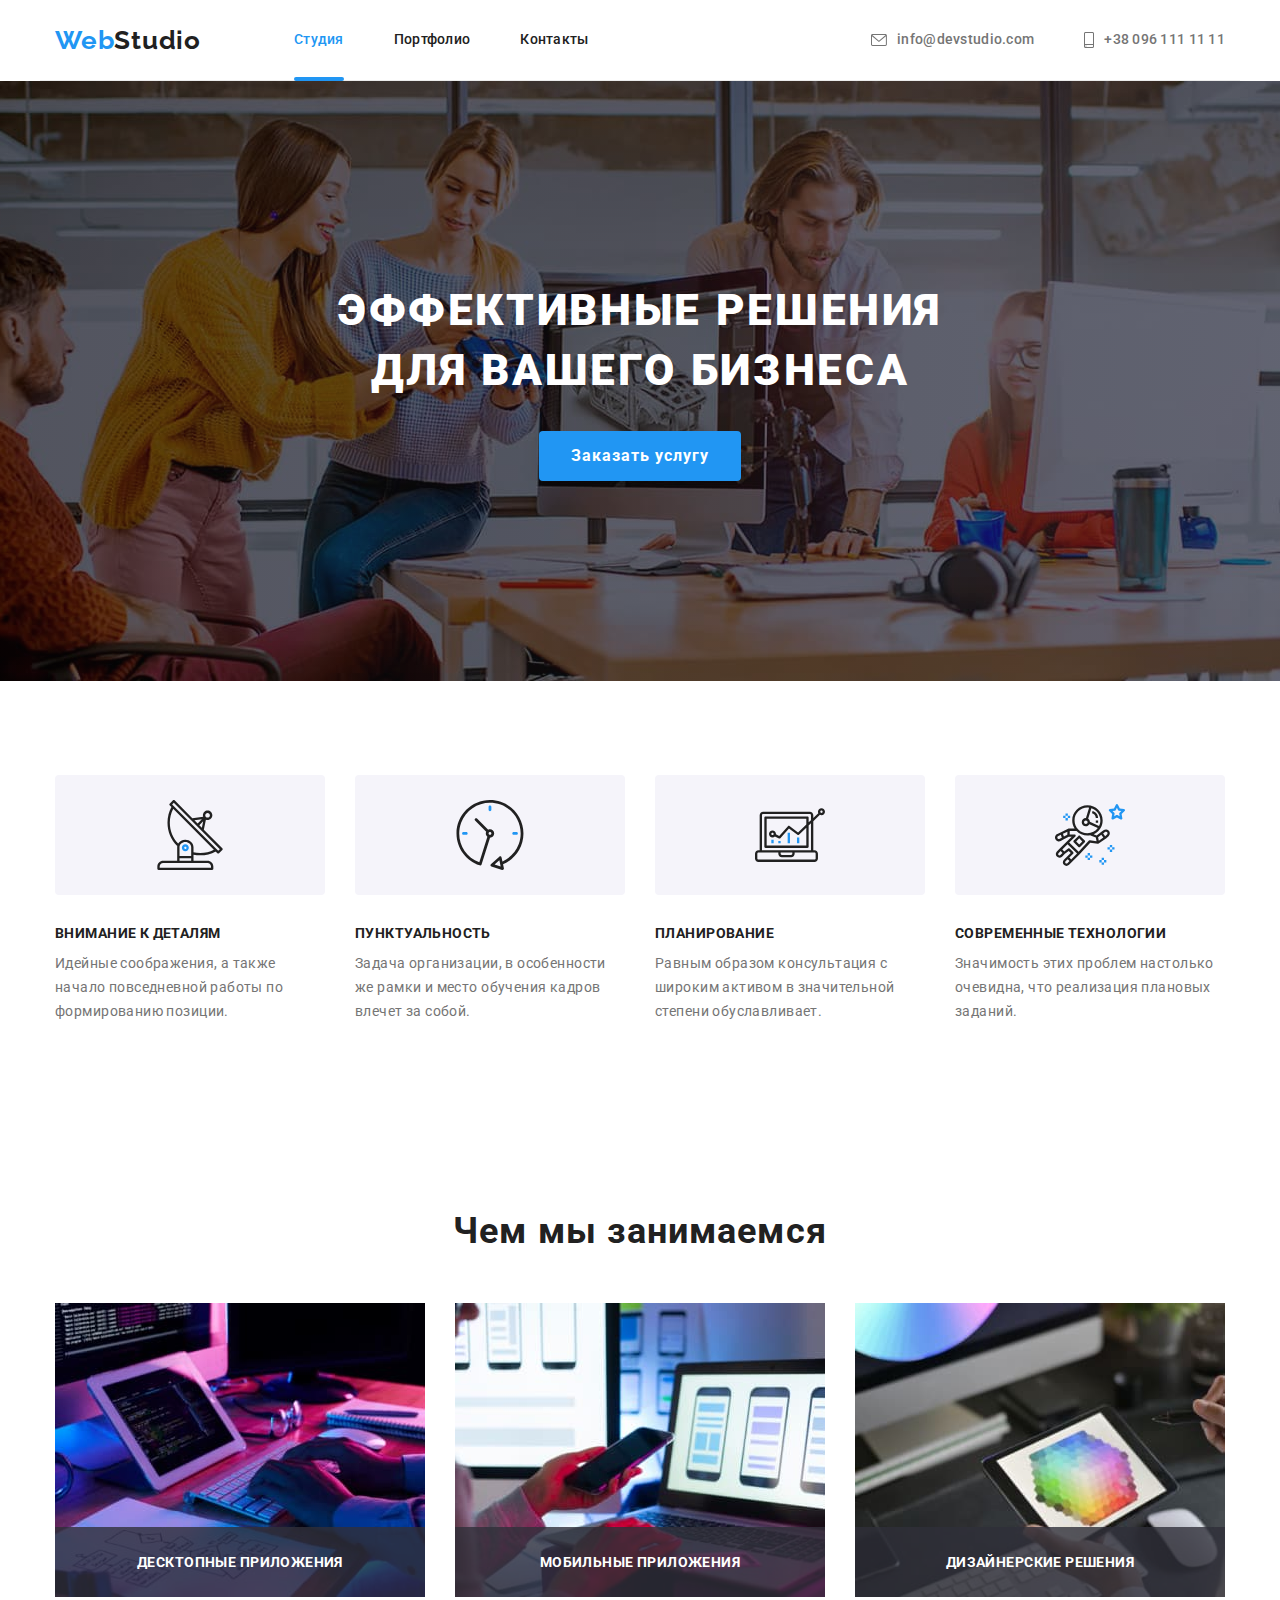
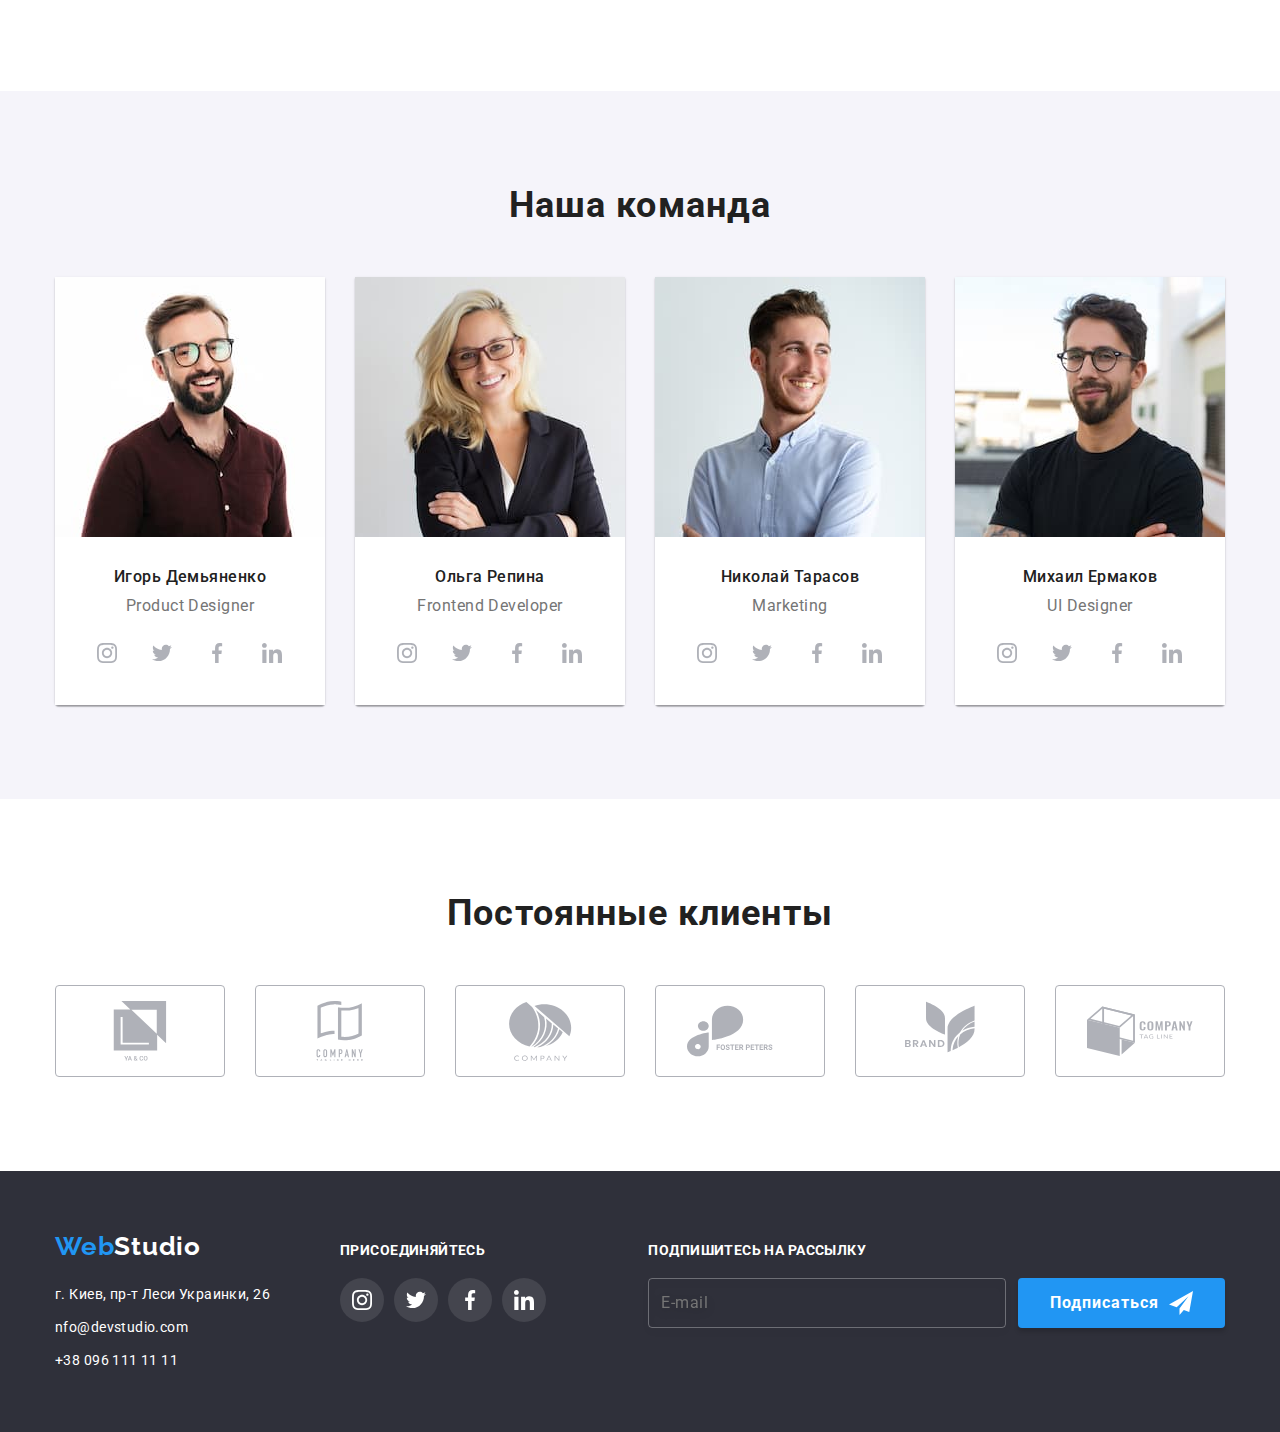
<file: index.html>
<!DOCTYPE html>
<html lang="ru">
  <head>
    <meta charset="UTF-8" />
    <meta http-equiv="X-UA-Compatible" content="IE=edge" />
    <meta name="viewport" content="width=device-width, initial-scale=1.0" />
    <title>Document</title>
    <link
      href="https://fonts.googleapis.com/css2?family=Raleway:wght@700&family=Roboto:wght@400;500;700;900&display=swap"
      rel="stylesheet"
    />
    <link
      rel="stylesheet"
      href="https://cdnjs.cloudflare.com/ajax/libs/modern-normalize/1.1.0/modern-normalize.min.css"
    />
    <link rel="stylesheet" href="./css/main.min.css" />
  </head>
  <body>
    <!--Шапка сайта-->

    <header class="page-header">
      <div class="container page-header__container">
        <a class="logo" href="index.html">Web<span class="logo--black">Studio</span></a>

        <nav class="site-nav">
          <ul class="site-nav__list">
            <li class="site-nav__item">
              <a class="site-nav__link site-nav__link--current" href="./index.html">Студия</a>
            </li>

            <li class="site-nav__item">
              <a class="site-nav__link" href="./portfolio.html">Портфолио</a>
            </li>

            <li class="site-nav__item"><a class="site-nav__link" href="">Контакты</a></li>
          </ul>
        </nav>

        <ul class="contact">
          <li class="contact__item">
            <a class="contact__link" href="mailto:nfo@devstudio.com"
              ><svg class="contact__icon" width="16" height="12">
                <use href="./imeges/icon.svg#icon-mail"></use>
              </svg>
              info@devstudio.com</a
            >
          </li>
          <li class="contact__item">
            <a class="contact__link" href="tel:380961111111"
              ><svg class="contact__icon" width="10" height="16">
                <use href="./imeges/icon.svg#icon-phone"></use>
              </svg>
              +38 096 111 11 11</a
            >
          </li>
        </ul>
      </div>
    </header>

    <main>
      <!--Герой-->
      <section class="page-hero">
        <div class="container">
          <h1 class="page-hero__title">Эффективные решения для вашего бизнеса</h1>
          <button data-modal-open type="button" class="button">Заказать услугу</button>
        </div>
      </section>
      <!--Наши особенности-->
      <section class="page-feature">
        <h2 class="section__hidden-title">Наши особенности</h2>
        <div class="container">
          <ul class="page-feature__list">
            <li class="page-feature__item">
              <div class="page-feature__container">
                <svg class="page-feature__icon" width="70" height="70">
                  <use href="./imeges/icon.svg#icon-antenna"></use>
                </svg>
              </div>
              <h3 class="page-feature__label">Внимание к деталям</h3>
              <p class="page-feature__text">
                Идейные соображения, а также начало повседневной работы по формированию позиции.
              </p>
            </li>

            <li class="page-feature__item">
              <div class="page-feature__container">
                <svg class="page-feature__icon" width="70" height="70">
                  <use href="./imeges/icon.svg#icon-clock"></use>
                </svg>
              </div>
              <h3 class="page-feature__label">Пунктуальность</h3>
              <p class="page-feature__text">
                Задача организации, в особенности же рамки и место обучения кадров влечет за собой.
              </p>
            </li>

            <li class="page-feature__item">
              <div class="page-feature__container">
                <svg class="page-feature__icon" width="70" height="70">
                  <use href="./imeges/icon.svg#icon-diagram"></use>
                </svg>
              </div>
              <h3 class="page-feature__label">Планирование</h3>
              <p class="page-feature__text">
                Равным образом консультация с широким активом в значительной степени обуславливает.
              </p>
            </li>

            <li class="page-feature__item">
              <div class="page-feature__container">
                <svg class="page-feature__icon" width="70" height="70">
                  <use href="./imeges/icon.svg#icon-astronaut"></use>
                </svg>
              </div>
              <h3 class="page-feature__label">Современные технологии</h3>
              <p class="page-feature__text">
                Значимость этих проблем настолько очевидна, что реализация плановых заданий.
              </p>
            </li>
          </ul>
        </div>
      </section>
      <!--Чем мы занимаемся-->
      <section class="page-work">
        <div class="container">
          <h2 class="section-title">Чем мы занимаемся</h2>
          <ul class="page-work__list">
            <li class="page-work__item">
              <div class="page-work__thumb">
                <img
                  src="./imeges/box1.jpg"
                  alt="Разработка веб сайта на экране планшета"
                  width="370"
                  height="294"
                />
                <p class="page-work__label">Десктопные приложения</p>
              </div>
            </li>

            <li class="page-work__item">
              <div class="page-work__thumb">
                <img
                  src="./imeges/box2.jpg"
                  alt="Мщбильный телефоны на экране ноутбука"
                  width="370"
                  height="294"
                />
                <p class="page-work__label">Мобильные приложения</p>
              </div>
            </li>

            <li class="page-work__item">
              <div class="page-work__thumb">
                <img
                  src="./imeges/box3.jpg"
                  alt="Веб-дизайн на экране планшета"
                  width="370"
                  height="294"
                />
                <p class="page-work__label">Дизайнерские решения</p>
              </div>
            </li>
          </ul>
        </div>
      </section>
      <!--Наша команда-->
      <section class="page-team">
        <div class="container">
          <h2 class="section-title">Наша команда</h2>

          <ul class="page-team__list">
            <li class="page-team__item">
              <img src="./imeges/img.jpg" alt="Product Designer" width="270" height="260" />
              <div class="page-team__content">
                <h3 class="page-team__title">Игорь Демьяненко</h3>
                <p class="page-team__specialty">Product Designer</p>
                <ul class="social-list">
                  <li class="social-list__item">
                    <a class="social-list__link" href=""
                      ><svg class="social-list__icon" width="20" height="20">
                        <use href="./imeges/icon.svg#icon-instagram"></use>
                      </svg>
                    </a>
                  </li>
                  <li class="social-list__item">
                    <a href="" class="social-list__link"
                      ><svg class="social-list__icon" width="20" height="20">
                        <use href="./imeges/icon.svg#icon-twitter"></use>
                      </svg>
                    </a>
                  </li>
                  <li class="social-list__item">
                    <a href="" class="social-list__link"
                      ><svg class="social-list__icon" width="20" height="20">
                        <use href="./imeges/icon.svg#icon-facebook"></use>
                      </svg>
                    </a>
                  </li>
                  <li class="social-list__item">
                    <a href="" class="social-list__link"
                      ><svg class="social-list__icon" width="20" height="20">
                        <use href="./imeges/icon.svg#icon-linkedin"></use>
                      </svg>
                    </a>
                  </li>
                </ul>
              </div>
            </li>

            <li class="page-team__item">
              <img src="./imeges/img(1).jpg" alt="Frontend Developer" />
              <div class="page-team__content">
                <h3 class="page-team__title">Ольга Репина</h3>
                <p class="page-team__specialty">Frontend Developer</p>
                <ul class="social-list">
                  <li class="social-list__item">
                    <a class="social-list__link" href=""
                      ><svg class="social-list__icon" width="20" height="20">
                        <use href="./imeges/icon.svg#icon-instagram"></use>
                      </svg>
                    </a>
                  </li>
                  <li class="social-list__item">
                    <a href="" class="social-list__link"
                      ><svg class="social-list__icon" width="20" height="20">
                        <use href="./imeges/icon.svg#icon-twitter"></use>
                      </svg>
                    </a>
                  </li>
                  <li class="item social-list__item">
                    <a href="" class="social-list__link"
                      ><svg class="social-list__icon" width="20" height="20">
                        <use href="./imeges/icon.svg#icon-facebook"></use>
                      </svg>
                    </a>
                  </li>
                  <li class="item social-list__item">
                    <a href="" class="social-list__link"
                      ><svg class="social-list__icon" width="20" height="20">
                        <use href="./imeges/icon.svg#icon-linkedin"></use>
                      </svg>
                    </a>
                  </li>
                </ul>
              </div>
            </li>

            <li class="page-team__item">
              <img src="./imeges/img(2).jpg" alt="Marketing" />
              <div class="page-team__content">
                <h3 class="page-team__title">Николай Тарасов</h3>
                <p class="page-team__specialty">Marketing</p>
                <ul class="social-list">
                  <li class="social-list__item">
                    <a class="social-list__link" href=""
                      ><svg class="social-list__icon" width="20" height="20">
                        <use href="./imeges/icon.svg#icon-instagram"></use>
                      </svg>
                    </a>
                  </li>
                  <li class="social-list__item">
                    <a href="" class="social-list__link"
                      ><svg class="social-list__icon" width="20" height="20">
                        <use href="./imeges/icon.svg#icon-twitter"></use>
                      </svg>
                    </a>
                  </li>
                  <li class="social-list__item">
                    <a href="" class="social-list__link"
                      ><svg class="social-list__icon" width="20" height="20">
                        <use href="./imeges/icon.svg#icon-facebook"></use>
                      </svg>
                    </a>
                  </li>
                  <li class="social-list__item">
                    <a href="" class="social-list__link"
                      ><svg class="social-list__icon" width="20" height="20">
                        <use href="./imeges/icon.svg#icon-linkedin"></use>
                      </svg>
                    </a>
                  </li>
                </ul>
              </div>
            </li>

            <li class="page-team__item">
              <img src="./imeges/img(3).jpg" alt="UI Designer" />
              <div class="page-team__content">
                <h3 class="page-team__title">Михаил Ермаков</h3>
                <p class="page-team__specialty">UI Designer</p>
                <ul class="social-list">
                  <li class="social-list__item">
                    <a class="social-list__link" href=""
                      ><svg class="social-list__icon" width="20" height="20">
                        <use href="./imeges/icon.svg#icon-instagram"></use>
                      </svg>
                    </a>
                  </li>
                  <li class="social-list__item">
                    <a href="" class="social-list__link"
                      ><svg class="social-list__icon" width="20" height="20">
                        <use href="./imeges/icon.svg#icon-twitter"></use>
                      </svg>
                    </a>
                  </li>
                  <li class="social-list__item">
                    <a href="" class="social-list__link"
                      ><svg class="social-list__icon" width="20" height="20">
                        <use href="./imeges/icon.svg#icon-facebook"></use>
                      </svg>
                    </a>
                  </li>
                  <li class="social-list__item">
                    <a href="" class="social-list__link"
                      ><svg class="social-list__icon" width="20" height="20">
                        <use href="./imeges/icon.svg#icon-linkedin"></use>
                      </svg>
                    </a>
                  </li>
                </ul>
              </div>
            </li>
          </ul>
        </div>
      </section>
      <!-- page-clients -->
      <section class="page-client">
        <div class="container">
          <h2 class="section-title">Постоянные клиенты</h2>
          <ul class="page-client__list">
            <li class="page-client__item">
              <a href="" class="page-client__link">
                <svg class="page-client__icon" width="106" height="60">
                  <use href="./imeges/icon.svg#icon-group"></use>
                </svg>
              </a>
            </li>
            <li class="page-client__item">
              <a href="" class="page-client__link">
                <svg class="page-client__icon" width="106" height="60">
                  <use href="./imeges/icon.svg#icon-group-1"></use>
                </svg>
              </a>
            </li>
            <li class="page-client__item">
              <a href="" class="page-client__link">
                <svg class="page-client__icon" width="106" height="60">
                  <use href="./imeges/icon.svg#icon-group-2"></use>
                </svg>
              </a>
            </li>
            <li class="page-client__item">
              <a href="" class="page-client__link">
                <svg class="page-client__icon" width="106" height="60">
                  <use href="./imeges/icon.svg#icon-group-3"></use>
                </svg>
              </a>
            </li>
            <li class="page-client__item">
              <a href="" class="page-client__link">
                <svg class="page-client__icon" width="106" height="60">
                  <use href="./imeges/icon.svg#icon-group-4"></use>
                </svg>
              </a>
            </li>
            <li class="page-client__item">
              <a href="" class="page-client__link">
                <svg class="page-client__icon" width="106" height="60">
                  <use href="./imeges/icon.svg#icon-group-5"></use>
                </svg>
              </a>
            </li>
          </ul>
        </div>
      </section>
    </main>

    <!--Футер-->
    <footer class="footer">
      <div class="container footer-container">
        <div class="footer-item">
          <a href="index.html" class="logo footer-logo">
            Web<span class="logo--white">Studio</span></a
          >

          <address class="address">
            <ul class="address__list">
              <li class="address__item">
                <a
                  href="https://googl/maps/vgJWgrSwiw7rU1Lq5"
                  target="_blank"
                  rel="noreferrer noopener"
                  class="address__link"
                >
                  г. Киев, пр-т Леси Украинки, 26
                </a>
              </li>

              <li class="address__item">
                <a href="mailto:nfo@devstudio.com" class="address__link">nfo@devstudio.com</a>
              </li>

              <li class="address__item">
                <a href="tel:380961111111" class="address__link">+38 096 111 11 11</a>
              </li>
            </ul>
          </address>
        </div>
        <div class="footer-item">
          <h2 class="footer-item__title">присоединяйтесь</h2>
          <ul class="social-list">
            <li class="social-list__item">
              <a class="social-list__link footer-item__link" href=""
                ><svg class="social-list__icon" width="20" height="20">
                  <use href="./imeges/icon.svg#icon-instagram"></use>
                </svg>
              </a>
            </li>

            <li class="social-list__item">
              <a href="" class="social-list__link footer-item__link"
                ><svg class="social-list__icon" width="20" height="20">
                  <use href="./imeges/icon.svg#icon-twitter"></use>
                </svg>
              </a>
            </li>

            <li class="social-list__item">
              <a href="" class="social-list__link footer-item__link"
                ><svg class="social-list__icon" width="20" height="20">
                  <use href="./imeges/icon.svg#icon-facebook"></use>
                </svg>
              </a>
            </li>

            <li class="social-list__item">
              <a href="" class="social-list__link footer-item__link"
                ><svg class="social-list__icon" width="20" height="20">
                  <use href="./imeges/icon.svg#icon-linkedin"></use>
                </svg>
              </a>
            </li>
          </ul>
        </div>
        <div class="footer-item">
          <h2 class="footer-item__title">Подпишитесь на рассылку</h2>
          <form class="footer-form">
            <input
              class="footer-form__input"
              type="email"
              name="mail"
              id="mail"
              placeholder="E-mail"
            />
            <button class="button" type="submit">
              Подписаться
              <svg class="footer-form__icon" width="24" height="24">
                <use href="./imeges/icon.svg#icon-send"></use>
              </svg>
            </button>
          </form>
        </div>
      </div>
    </footer>
    <div class="backdrop is-hidden" data-modal>
      <div class="modal">
        <button class="modal-cl-btn" data-modal-close>
          <svg class="modal-icon" width="11" height="11">
            <use href="./imeges/icon.svg#icon-close"></use>
          </svg>
        </button>

        <form class="modal-form">
          <h2 class="modal-form__title">Оставьте свои данные, мы вам перезвоним</h2>
          <ul class="form-list">
            <li class="form-list__item">
              <label class="form-list__label" for="name-page-client">Имя</label>
              <div class="form-wrapper">
                <input
                  class="form-list__input"
                  type="text"
                  name="name-page-client"
                  id="name-page-client"
                />
                <svg class="form-list__icon" width="18" height="18">
                  <use href="./imeges/icon.svg#icon-user"></use>
                </svg>
              </div>
            </li>

            <li class="form-list__item">
              <label class="form-list__label" for="tel-page-client">Телефон</label>
              <div class="form-wrapper">
                <input
                  class="form-list__input"
                  type="tel"
                  name="tel-page-client"
                  id="tel-page-client"
                />
                <svg class="form-list__icon" width="18" height="18">
                  <use href="./imeges/icon.svg#icon-tel"></use>
                </svg>
              </div>
            </li>

            <li class="form-list__item">
              <label class="form-list__label" for="email-page-client">Почта</label>
              <div class="form-wrapper">
                <input
                  class="form-list__input"
                  type="email"
                  name="email-page-client"
                  id="email-page-client"
                />
                <svg class="form-list__icon" width="18" height="18">
                  <use href="./imeges/icon.svg#icon-email"></use>
                </svg>
              </div>
            </li>

            <li class="form-list__item">
              <label class="form-list__label" for="comment">Коментарий</label>
              <textarea
                class="form-list__textarea"
                name="comment"
                id="comment"
                rows="10"
                placeholder="Введите текст"
              ></textarea>
            </li>
          </ul>

          <label class="field"
            ><input class="field__input" type="checkbox" name="topic" value="agree" /><svg
              class="field__icon"
              width="16"
              height="15"
            >
              <use href="./imeges/icon.svg#icon-check"></use>
            </svg>
            Соглашаюсь с рассылкой и принимаю&nbsp;
            <a class="field__link link" href="">Условия договора</a>
          </label>

          <button class="button" type="submit">Отправить</button>
        </form>
      </div>
    </div>
    <script src="./js/modal.js"></script>
  </body>
</html>
</file>
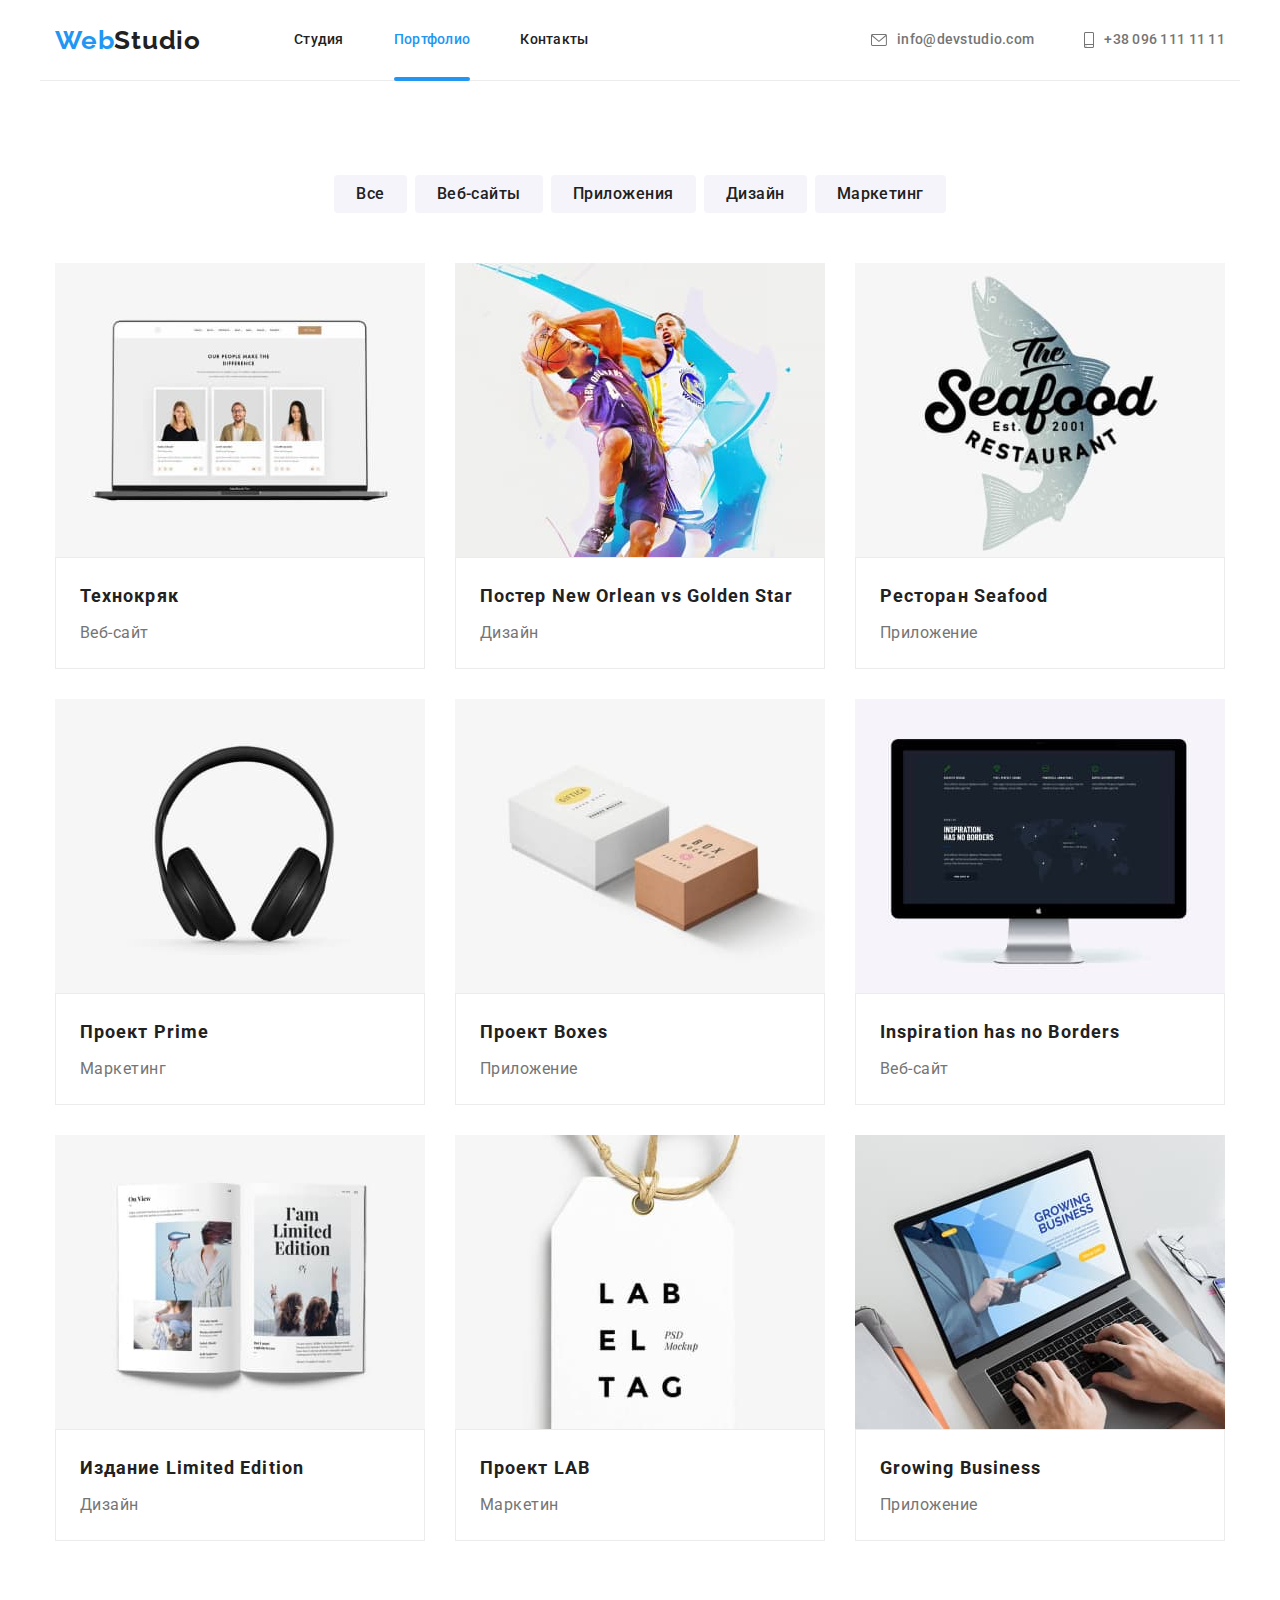
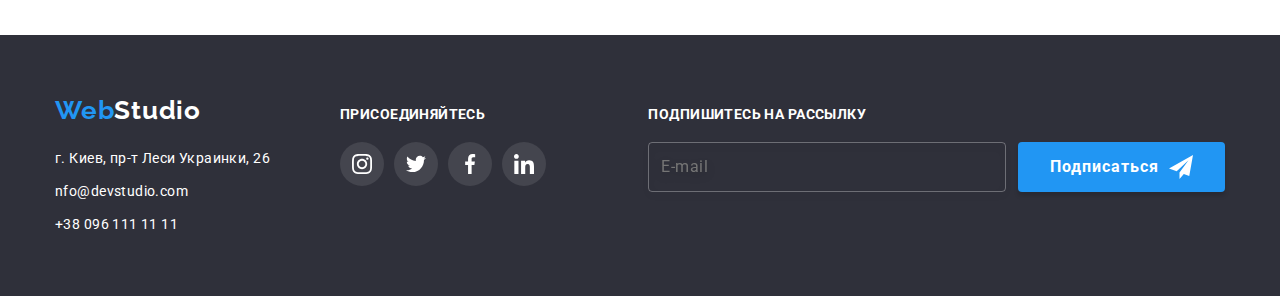
<file: portfolio.html>
<!DOCTYPE html>
<html lang="ru">
  <head>
    <meta charset="UTF-8" />
    <meta http-equiv="X-UA-Compatible" content="IE=edge" />
    <meta name="viewport" content="width=device-width, initial-scale=1.0" />
    <title>Document</title>
    <link
      href="https://fonts.googleapis.com/css2?family=Raleway:wght@700&family=Roboto:wght@400;500;700;900&display=swap"
      rel="stylesheet"
    />
    <link
      rel="stylesheet"
      href="https://cdnjs.cloudflare.com/ajax/libs/modern-normalize/1.1.0/modern-normalize.min.css"
    />
    <link rel="stylesheet" href="./css/main.min.css" />
  </head>
  <body>
    <!--Шапка сайта-->
    <header class="page-header">
      <div class="container page-header__container">
        <a class="logo" href="index.html">Web<span class="logo--black">Studio</span></a>

        <nav class="site-nav">
          <ul class="site-nav__list">
            <li class="site-nav__item">
              <a class="site-nav__link" href="./index.html">Студия</a>
            </li>

            <li class="site-nav__item">
              <a class="site-nav__link site-nav__link--current" href="./portfolio.html"
                >Портфолио</a
              >
            </li>

            <li class="site-nav__item"><a class="site-nav__link" href="">Контакты</a></li>
          </ul>
        </nav>

        <ul class="contact">
          <li class="contact__item">
            <a class="contact__link" href="mailto:nfo@devstudio.com"
              ><svg class="contact__icon" width="16" height="12">
                <use href="./imeges/icon.svg#icon-mail"></use>
              </svg>
              info@devstudio.com</a
            >
          </li>
          <li class="contact__item">
            <a class="contact__link" href="tel:380961111111"
              ><svg class="contact__icon" width="10" height="16">
                <use href="./imeges/icon.svg#icon-phone"></use>
              </svg>
              +38 096 111 11 11</a
            >
          </li>
        </ul>
      </div>
    </header>

    <!--Фильтры работ-->
    <main>
      <section class="project">
        <div class="container">
          <h1 class="section__hidden-title">Портфолио</h1>

          <ul class="project-filter__list">
            <li class="project-filter__item">
              <button type="button" class="project-filter__button">Все</button>
            </li>

            <li class="project-filter__item">
              <button type="button" class="project-filter__button">Веб-сайты</button>
            </li>

            <li class="project-filter__item">
              <button type="button" class="project-filter__button">Приложения</button>
            </li>

            <li class="project-filter__item">
              <button type="button" class="project-filter__button">Дизайн</button>
            </li>

            <li class="project-filter__item">
              <button type="button" class="project-filter__button">Маркетинг</button>
            </li>
          </ul>

          <ul class="project__list">
            <li class="project__item">
              <a class="project__link" href="" target="_blank" rel="noreferrer noopener">
                <div class="project__thumb">
                  <img
                    src="./imeges/projekt.jpg"
                    alt="Веб-сайт с портфолио"
                    width="370"
                    height="294"
                  />
                  <p class="project__description">
                    Ресурс предлагает комплексные предложения с разным уровнем функционала и
                    сервисов. Все это позволит посетителю получить исчерпывающие сведения о компании
                    или частном лице.
                  </p>
                </div>
                <div class="project__content">
                  <h2 class="project__title">Технокряк</h2>
                  <p class="project__label">Веб-сайт</p>
                </div>
              </a>
            </li>

            <li class="project__item">
              <a class="project__link" href="" target="_blank" rel="noreferrer noopener">
                <div class="project__thumb">
                  <img
                    src="./imeges/projekt1.jpg"
                    alt="два баскетболиста"
                    width="370"
                    height="294"
                  />
                  <p class="project__description">
                    Ресурс предлагает комплексные предложения с разным уровнем функционала и
                    сервисов. Все это позволит посетителю получить исчерпывающие сведения о компании
                    или частном лице.
                  </p>
                </div>
                <div class="project__content">
                  <h2 class="project__title">Постер New Orlean vs Golden Star</h2>
                  <p class="project__label">Дизайн</p>
                </div>
              </a>
            </li>

            <li class="project__item">
              <a class="project__link" href="" target="_blank" rel="noreferrer noopener">
                <div class="project__thumb">
                  <img
                    src="./imeges/projekt2.jpg"
                    alt="логотип ресторана"
                    width="370"
                    height="294"
                  />
                  <p class="project__description">
                    Ресурс предлагает комплексные предложения с разным уровнем функционала и
                    сервисов. Все это позволит посетителю получить исчерпывающие сведения о компании
                    или частном лице.
                  </p>
                </div>
                <div class="project__content">
                  <h2 class="project__title">Ресторан Seafood</h2>
                  <p class="project__label">Приложение</p>
                </div>
              </a>
            </li>

            <li class="project__item">
              <a class="project__link" href="" target="_blank" rel="noreferrer noopener">
                <div class="project__thumb">
                  <img src="./imeges/projekt3.jpg" alt="наушники" width="370" height="294" />
                  <p class="project__description">
                    Ресурс предлагает комплексные предложения с разным уровнем функционала и
                    сервисов. Все это позволит посетителю получить исчерпывающие сведения о компании
                    или частном лице.
                  </p>
                </div>
                <div class="project__content">
                  <h2 class="project__title">Проект Prime</h2>
                  <p class="project__label">Маркетинг</p>
                </div>
              </a>
            </li>

            <li class="project__item">
              <a class="project__link" href="" target="_blank" rel="noreferrer noopener">
                <div class="project__thumb">
                  <img src="./imeges/projekt4.jpg" alt="две коробки" width="370" height="294" />
                  <p class="project__description">
                    Ресурс предлагает комплексные предложения с разным уровнем функционала и
                    сервисов. Все это позволит посетителю получить исчерпывающие сведения о компании
                    или частном лице.
                  </p>
                </div>
                <div class="project__content">
                  <h2 class="project__title">Проект Boxes</h2>
                  <p class="project__label">Приложение</p>
                </div>
              </a>
            </li>

            <li class="project__item">
              <a class="project__link" href="" target="_blank" rel="noreferrer noopener">
                <div class="project__thumb">
                  <img src="./imeges/projekt5.jpg" alt="монитор" width="370" height="294" />
                  <p class="project__description">
                    Ресурс предлагает комплексные предложения с разным уровнем функционала и
                    сервисов. Все это позволит посетителю получить исчерпывающие сведения о компании
                    или частном лице.
                  </p>
                </div>
                <div class="project__content">
                  <h2 class="project__title">Inspiration has no Borders</h2>
                  <p class="project__label">Веб-сайт</p>
                </div>
              </a>
            </li>

            <li class="project__item">
              <a class="project__link" href="" target="_blank" rel="noreferrer noopener">
                <div class="project__thumb">
                  <img
                    src="./imeges/projekt6.jpg"
                    alt="страница из журнала"
                    width="370"
                    height="294"
                  />
                  <p class="project__description">
                    Ресурс предлагает комплексные предложения с разным уровнем функционала и
                    сервисов. Все это позволит посетителю получить исчерпывающие сведения о компании
                    или частном лице.
                  </p>
                </div>
                <div class="project__content">
                  <h2 class="project__title">Издание Limited Edition</h2>
                  <p class="project__label">Дизайн</p>
                </div>
              </a>
            </li>

            <li class="project__item">
              <a class="project__link" href="" target="_blank" rel="noreferrer noopener">
                <div class="project__thumb">
                  <img src="./imeges/projekt7.jpg" alt="бирка" width="370" height="294" />
                  <p class="project__description">
                    Ресурс предлагает комплексные предложения с разным уровнем функционала и
                    сервисов. Все это позволит посетителю получить исчерпывающие сведения о компании
                    или частном лице.
                  </p>
                </div>
                <div class="project__content">
                  <h2 class="project__title">Проект LAB</h2>
                  <p class="project__label">Маркетин</p>
                </div>
              </a>
            </li>

            <li class="project__item">
              <a class="project__link" href="" target="_blank" rel="noreferrer noopener">
                <div class="project__thumb">
                  <img
                    src="./imeges/projekt8.jpg"
                    alt="включенный ноутбук"
                    width="370"
                    height="294"
                  />
                  <p class="project__description">
                    Ресурс предлагает комплексные предложения с разным уровнем функционала и
                    сервисов. Все это позволит посетителю получить исчерпывающие сведения о компании
                    или частном лице.
                  </p>
                </div>
                <div class="project__content">
                  <h2 class="project__title">Growing Business</h2>
                  <p class="project__label">Приложение</p>
                </div>
              </a>
            </li>
          </ul>
        </div>
      </section>
    </main>

    <!--Футер-->
    <footer class="footer">
      <div class="container footer-container">
        <div class="footer-item">
          <a href="index.html" class="logo footer-logo">
            Web<span class="logo--white">Studio</span></a
          >

          <address class="address">
            <ul class="address__list">
              <li class="address__item">
                <a
                  href="https://googl/maps/vgJWgrSwiw7rU1Lq5"
                  target="_blank"
                  rel="noreferrer noopener"
                  class="address__link"
                >
                  г. Киев, пр-т Леси Украинки, 26
                </a>
              </li>

              <li class="address__item">
                <a href="mailto:nfo@devstudio.com" class="address__link">nfo@devstudio.com</a>
              </li>

              <li class="address__item">
                <a href="tel:380961111111" class="address__link">+38 096 111 11 11</a>
              </li>
            </ul>
          </address>
        </div>
        <div class="footer-item">
          <h2 class="footer-item__title">присоединяйтесь</h2>
          <ul class="social-list card-set">
            <li class="item social-list__item">
              <a class="social-list__link footer-item__link" href=""
                ><svg class="social-list__icon" width="20" height="20">
                  <use href="./imeges/icon.svg#icon-instagram"></use>
                </svg>
              </a>
            </li>

            <li class="item social-list__item">
              <a href="" class="social-list__link footer-item__link"
                ><svg class="social-list__icon" width="20" height="20">
                  <use href="./imeges/icon.svg#icon-twitter"></use>
                </svg>
              </a>
            </li>

            <li class="item social-list__item">
              <a href="" class="social-list__link footer-item__link"
                ><svg class="social-list__icon" width="20" height="20">
                  <use href="./imeges/icon.svg#icon-facebook"></use>
                </svg>
              </a>
            </li>

            <li class="item social-list__item">
              <a href="" class="social-list__link footer-item__link"
                ><svg class="social-list__icon" width="20" height="20">
                  <use href="./imeges/icon.svg#icon-linkedin"></use>
                </svg>
              </a>
            </li>
          </ul>
        </div>
        <div class="footer-item">
          <h2 class="footer-item__title">Подпишитесь на рассылку</h2>
          <form class="footer-form">
            <input
              class="footer-form__input"
              type="email"
              name="mail"
              id="mail"
              placeholder="E-mail"
            />
            <button class="button" type="submit">
              Подписаться
              <svg class="footer-form__icon" width="24" height="24">
                <use href="./imeges/icon.svg#icon-send"></use>
              </svg>
            </button>
          </form>
        </div>
      </div>
    </footer>
  </body>
</html>
</file>
<file: css/main.min.css>
.section__hidden-title{position:absolute;width:1px;height:1px;margin:-1px;padding:0;white-space:nowrap;overflow:hidden;border:0;-webkit-clip-path:inset(100%);clip-path:inset(100%);clip:rect(0 0 0 0)}.page-feature,.page-work,.page-team,.page-client,.project{padding-top:94px;padding-bottom:94px}.logo,.social-list__link,.site-nav__link,.contact__link,.address__link,.project__link{text-decoration:none;color:currentColor}.social-list,.form-list,.site-nav__list,.contact,.page-feature__list,.page-work__list,.page-team__list,.page-client__list,.address__list,.project-filter__list,.project__list{list-style:none}body{color:#757575;font-family:Roboto, sans-serif;font-weight:400;font-size:14px;line-height:calc(24 / 14);letter-spacing:0.03em}h1,h2,h3,p,ul{margin:0;padding:0}img{display:block;max-width:100%;height:auto}.container{margin-left:auto;margin-right:auto;padding-left:15px;padding-right:15px;width:1200px}.section-title{font-size:36px;font-weight:700;line-height:1.166;letter-spacing:.03em;margin-bottom:50px;text-align:center;color:#212121}.logo{font-size:26px;font-weight:700;line-height:1.192;letter-spacing:.03em;display:block;color:#2196F3;font-family:Raleway,cursive;text-decoration:none}.logo--black{color:#212121}.logo--white{color:#fff}.footer-logo{margin-bottom:20px;display:block}.button{font-size:16px;font-weight:700;line-height:1.88;letter-spacing:.06em;display:-webkit-box;display:-ms-flexbox;display:flex;-webkit-box-align:center;-ms-flex-align:center;align-items:center;-webkit-box-pack:center;-ms-flex-pack:center;justify-content:center;margin-left:auto;margin-right:auto;padding:10px 32px;min-width:200px;border:none;background-color:#2196F3;color:#fff;-webkit-box-shadow:0px 4px 4px rgba(0,0,0,0.15);box-shadow:0px 4px 4px rgba(0,0,0,0.15);border-radius:4px;cursor:pointer;font-family:inherit;-webkit-transition:background-color 250ms cubic-bezier(0.4, 0, 0.2, 1);transition:background-color 250ms cubic-bezier(0.4, 0, 0.2, 1)}.button:hover,.button:focus{background-color:#188CE8}.social-list{display:-webkit-box;display:-ms-flexbox;display:flex;-ms-flex-wrap:wrap;flex-wrap:wrap;gap:10px}.social-list__item{-ms-flex-preferred-size:calc((100% - 10px * (4 - 1)) / 4);flex-basis:calc((100% - 10px * (4 - 1)) / 4)}.social-list__link{display:-webkit-box;display:-ms-flexbox;display:flex;-webkit-box-align:center;-ms-flex-align:center;align-items:center;-webkit-box-pack:center;-ms-flex-pack:center;justify-content:center;width:44px;height:44px;fill:#AFB1B8;background-color:#fff;border-radius:50%;-webkit-transition:fill 250ms cubic-bezier(0.4, 0, 0.2, 1),background-color 250ms cubic-bezier(0.4, 0, 0.2, 1);transition:fill 250ms cubic-bezier(0.4, 0, 0.2, 1),background-color 250ms cubic-bezier(0.4, 0, 0.2, 1)}.social-list__link:hover,.social-list__link:focus{fill:#fff;background-color:#2196F3}.backdrop{position:fixed;top:0;left:0;width:100%;height:100%;background:rgba(0,0,0,0.2);opacity:1;-webkit-transition:opacity 250ms cubic-bezier(0.4, 0, 0.2, 1),visibility 250ms cubic-bezier(0.4, 0, 0.2, 1);transition:opacity 250ms cubic-bezier(0.4, 0, 0.2, 1),visibility 250ms cubic-bezier(0.4, 0, 0.2, 1)}.backdrop.is-hidden{visibility:hidden;opacity:0;pointer-events:none}.modal{position:absolute;padding:40px;top:50%;left:50%;-webkit-transform:translate(-50%, -50%) scale(1);transform:translate(-50%, -50%) scale(1);-webkit-transition:-webkit-transform 250ms cubic-bezier(0.4, 0, 0.2, 1);transition:-webkit-transform 250ms cubic-bezier(0.4, 0, 0.2, 1);transition:transform 250ms cubic-bezier(0.4, 0, 0.2, 1);transition:transform 250ms cubic-bezier(0.4, 0, 0.2, 1), -webkit-transform 250ms cubic-bezier(0.4, 0, 0.2, 1);border-radius:4px;min-height:581px;min-width:528px;background-color:#fff}.backdrop.is-hidden .modal{-webkit-transform:translate(-50%, -50%) scale(0);transform:translate(-50%, -50%) scale(0)}.modal-cl-btn{display:-webkit-box;display:-ms-flexbox;display:flex;-webkit-box-align:center;-ms-flex-align:center;align-items:center;-webkit-box-pack:center;-ms-flex-pack:center;justify-content:center;position:absolute;top:8px;right:8px;width:30px;height:30px;border-radius:50%;border:1px solid rgba(0,0,0,0.1);background-color:#fff;cursor:pointer;-webkit-transition:fill 250ms cubic-bezier(0.4, 0, 0.2, 1),border 250ms cubic-bezier(0.4, 0, 0.2, 1);transition:fill 250ms cubic-bezier(0.4, 0, 0.2, 1),border 250ms cubic-bezier(0.4, 0, 0.2, 1)}.modal-cl-btn:hover,.modal-cl-btn:focus{fill:#2196F3;border:1px solid rgba(0,0,0,0.1)}.modal-form__title{font-size:20px;font-weight:700;line-height:1.15;letter-spacing:.03em;margin-bottom:12px;text-align:center;color:#212121}.field{display:-webkit-box;display:-ms-flexbox;display:flex;-webkit-box-align:center;-ms-flex-align:center;align-items:center;-webkit-box-pack:center;-ms-flex-pack:center;justify-content:center;text-align:center;margin-bottom:30px;cursor:pointer}.field__input{position:absolute;width:1px;height:1px;margin:-1px;padding:0;white-space:nowrap;overflow:hidden;border:0;-webkit-clip-path:inset(100%);clip-path:inset(100%);clip:rect(0 0 0 0);-webkit-transition:border 250ms cubic-bezier(0.4, 0, 0.2, 1);transition:border 250ms cubic-bezier(0.4, 0, 0.2, 1)}.field__icon{margin-right:9px;border-radius:4px;border:2px solid #212121;-webkit-transition:border 250ms cubic-bezier(0.4, 0, 0.2, 1);transition:border 250ms cubic-bezier(0.4, 0, 0.2, 1)}.field__input:hover ~ .field__icon,.field__input:focus ~ .field__icon{border:2px solid #2196F3}.field__input:checked+.field__icon{background-color:#2196F3;background-position:center;border:2px solid #2196F3;-webkit-transition:fill 250ms cubic-bezier(0.4, 0, 0.2, 1);transition:fill 250ms cubic-bezier(0.4, 0, 0.2, 1)}.field__link{color:#2196F3}.form-list{display:-webkit-box;display:-ms-flexbox;display:flex;-webkit-box-orient:vertical;-webkit-box-direction:normal;-ms-flex-direction:column;flex-direction:column;gap:10px;margin-bottom:20px}.form-wrapper{position:relative}.form-list__item{display:-webkit-box;display:-ms-flexbox;display:flex;-webkit-box-orient:vertical;-webkit-box-direction:normal;-ms-flex-direction:column;flex-direction:column}.form-list__label{font-size:12px;line-height:1.166;letter-spacing:.01em;margin-bottom:4px}.form-list__input{padding:11px 42px;width:100%;border:1px solid rgba(33,33,33,0.2);border-radius:4px;outline:transparent;-webkit-transition:border 250ms cubic-bezier(0.4, 0, 0.2, 1);transition:border 250ms cubic-bezier(0.4, 0, 0.2, 1)}.form-list__input:hover,.form-list__input:focus{border:1px solid #2196F3;cursor:pointer}.form-list__icon{position:absolute;top:50%;left:15px;-webkit-transform:translateY(-50%);transform:translateY(-50%);-webkit-transition:fill 250ms cubic-bezier(0.4, 0, 0.2, 1);transition:fill 250ms cubic-bezier(0.4, 0, 0.2, 1)}.form-list__input:hover ~ .form-list__icon,.form-list__input:focus ~ .form-list__icon{fill:#2196F3}.form-list__textarea{padding:12px 16px;height:120px;resize:none;border:1px solid rgba(33,33,33,0.2);border-radius:4px;outline:transparent;-webkit-transition:border 250ms cubic-bezier(0.4, 0, 0.2, 1);transition:border 250ms cubic-bezier(0.4, 0, 0.2, 1)}.form-list__textarea:hover,.form-list__textarea:focus{border:1px solid #2196F3;cursor:pointer}.form-list__textarea::-webkit-input-placeholder{color:rgba(117,117,117,0.5)}.form-list__textarea:-ms-input-placeholder{color:rgba(117,117,117,0.5)}.form-list__textarea::-ms-input-placeholder{color:rgba(117,117,117,0.5)}.form-list__textarea::placeholder{color:rgba(117,117,117,0.5)}.page-header__container{font-weight:500;line-height:1.14;letter-spacing:.02em;display:-webkit-box;display:-ms-flexbox;display:flex;-webkit-box-align:center;-ms-flex-align:center;align-items:center;border-bottom:1px solid #ECECEC}.site-nav__list{display:-webkit-box;display:-ms-flexbox;display:flex;padding-left:0;margin-left:93px}.site-nav__item+.site-nav__item{margin-left:50px}.site-nav__link{display:block;padding-top:32px;padding-bottom:32px;color:#212121;-webkit-transition:250ms cubic-bezier(0.4, 0, 0.2, 1);transition:250ms cubic-bezier(0.4, 0, 0.2, 1)}.site-nav__link:hover,.site-nav__link:focus{color:#2196F3}.site-nav__link--current{position:relative;color:#2196F3}.site-nav__link--current::after{content:"";position:absolute;display:block;width:100%;height:4px;left:0;bottom:-1px;border-radius:2px;background-color:#2196F3}.contact{display:-webkit-box;display:-ms-flexbox;display:flex;padding-left:0;margin-left:auto;-webkit-box-align:center;-ms-flex-align:center;align-items:center}.contact__item+.contact__item{margin-left:50px}.contact__link{padding-top:32px;padding-bottom:32px;display:-webkit-inline-box;display:-ms-inline-flexbox;display:inline-flex;-webkit-box-align:center;-ms-flex-align:center;align-items:center;-webkit-transition:250ms cubic-bezier(0.4, 0, 0.2, 1);transition:250ms cubic-bezier(0.4, 0, 0.2, 1)}.contact__link:hover,.contact__link:focus{color:#2196F3}.contact__icon{margin-right:10px;fill:currentColor}.page-hero{background-image:-webkit-gradient(linear, left top, right top, from(rgba(0,0,0,0.4)), to(rgba(47,48,58,0.4))),url(../imeges/overlay.jpg);background-image:linear-gradient(to right, rgba(0,0,0,0.4), rgba(47,48,58,0.4)),url(../imeges/overlay.jpg);background-repeat:no-repeat;background-position:center;background-size:1600px auto;padding-top:200px;padding-bottom:200px;text-align:center}.page-hero__title{font-size:44px;font-weight:900;line-height:1.363;letter-spacing:.06em;margin-bottom:30px;max-width:690px;margin-left:auto;margin-right:auto;color:#fff;text-transform:uppercase}.page-feature__list{display:-webkit-box;display:-ms-flexbox;display:flex;-ms-flex-wrap:wrap;flex-wrap:wrap;gap:30px}.page-feature__item{-ms-flex-preferred-size:calc((100% - 30px * (4 - 1)) / 4);flex-basis:calc((100% - 30px * (4 - 1)) / 4)}.page-feature__container{display:-webkit-box;display:-ms-flexbox;display:flex;-webkit-box-align:center;-ms-flex-align:center;align-items:center;-webkit-box-pack:center;-ms-flex-pack:center;justify-content:center;margin-bottom:30px;width:100%;height:120px;border-radius:4px;background-color:#F5F4FA}.page-feature__label{font-size:14px;font-weight:700;line-height:1.142;letter-spacing:.03em;text-transform:uppercase;margin-top:0;margin-bottom:10px;color:#212121}.page-work__list{display:-webkit-box;display:-ms-flexbox;display:flex;-ms-flex-wrap:wrap;flex-wrap:wrap;gap:30px}.page-work__item{-ms-flex-preferred-size:calc((100% - 30px * (3 - 1)) / 3);flex-basis:calc((100% - 30px * (3 - 1)) / 3)}.page-work__thumb{position:relative}.page-work__label{font-weight:700;line-height:1.142;letter-spacing:.03em;position:absolute;bottom:0;padding-top:27px;padding-bottom:27px;width:100%;text-transform:uppercase;text-align:center;color:#fff;background:rgba(47,48,58,0.8)}.page-team{background-color:#F5F4FA}.page-team__list{display:-webkit-box;display:-ms-flexbox;display:flex;-ms-flex-wrap:wrap;flex-wrap:wrap;gap:30px}.page-team__item{-ms-flex-preferred-size:calc((100% - 30px * (4 - 1)) / 4);flex-basis:calc((100% - 30px * (4 - 1)) / 4);-webkit-box-shadow:0px 1px 3px rgba(0,0,0,0.12),0px 1px 1px rgba(0,0,0,0.14),0px 2px 1px rgba(0,0,0,0.2);box-shadow:0px 1px 3px rgba(0,0,0,0.12),0px 1px 1px rgba(0,0,0,0.14),0px 2px 1px rgba(0,0,0,0.2);border-radius:0px 0px 4px 4px}.page-team__content{padding:30px;text-align:center;background-color:#fff}.page-team__title{font-size:16px;font-weight:500;line-height:1.187;letter-spacing:.03em;margin-bottom:10px;color:#212121}.page-team__specialty{font-size:16px;line-height:1.187;letter-spacing:.03em}.page-team__specialty{margin-bottom:16px}.page-client__list{display:-webkit-box;display:-ms-flexbox;display:flex;-ms-flex-wrap:wrap;flex-wrap:wrap;gap:30px}.page-client__item{-ms-flex-preferred-size:calc((100% - 30px * (6 - 1)) / 6);flex-basis:calc((100% - 30px * (6 - 1)) / 6)}.page-client__link{display:-webkit-box;display:-ms-flexbox;display:flex;-webkit-box-align:center;-ms-flex-align:center;align-items:center;-webkit-box-pack:center;-ms-flex-pack:center;justify-content:center;width:170px;height:92px;border:1px solid #AFB1B8;border-radius:4px;fill:#AFB1B8;-webkit-transition:fill 250ms cubic-bezier(0.4, 0, 0.2, 1),background-color 250ms cubic-bezier(0.4, 0, 0.2, 1),border-color 250ms cubic-bezier(0.4, 0, 0.2, 1);transition:fill 250ms cubic-bezier(0.4, 0, 0.2, 1),background-color 250ms cubic-bezier(0.4, 0, 0.2, 1),border-color 250ms cubic-bezier(0.4, 0, 0.2, 1)}.page-client__link:hover,.page-client__link:focus{fill:#2196F3;border-color:#2196F3;background-color:#fff}.footer{padding-top:60px;padding-bottom:60px;background-color:#2F303A}.footer-container{display:-webkit-box;display:-ms-flexbox;display:flex;-webkit-box-align:baseline;-ms-flex-align:baseline;align-items:baseline}.footer-item:not(:last-child){margin-right:70px}.footer-item:last-child{margin-left:auto}.footer-item__title{font-size:14px;font-weight:700;line-height:1.142;letter-spacing:.03em;margin-bottom:20px;text-transform:uppercase;color:#fff}.footer-item__link{fill:#fff;background-color:#44454E;-webkit-transition:background-color 250ms cubic-bezier(0.4, 0, 0.2, 1),-webkit-filter 250ms cubic-bezier(0.4, 0, 0.2, 1);transition:background-color 250ms cubic-bezier(0.4, 0, 0.2, 1),-webkit-filter 250ms cubic-bezier(0.4, 0, 0.2, 1);transition:filter 250ms cubic-bezier(0.4, 0, 0.2, 1),background-color 250ms cubic-bezier(0.4, 0, 0.2, 1);transition:filter 250ms cubic-bezier(0.4, 0, 0.2, 1),background-color 250ms cubic-bezier(0.4, 0, 0.2, 1),-webkit-filter 250ms cubic-bezier(0.4, 0, 0.2, 1)}.footer-item__link:hover,.footer-item__link:focus{fill:#fff;background-color:#2196F3}.address{color:rgba(255,255,255,0.6);font-style:inherit}.address__link{color:#fff;-webkit-transition:color 250ms cubic-bezier(0.4, 0, 0.2, 1);transition:color 250ms cubic-bezier(0.4, 0, 0.2, 1)}.address__link:hover,.address__link:focus{color:#2196F3}.address__item:not(:last-child){margin-bottom:9px}.footer-form{display:-webkit-box;display:-ms-flexbox;display:flex;-webkit-box-align:center;-ms-flex-align:center;align-items:center}.footer-form__input{font-size:16px;line-height:1.25;letter-spacing:.03em;padding:12px 12px;width:358px;height:50px;border:1px solid rgba(255,255,255,0.3);-webkit-filter:drop-shadow(0px 4px 4px rgba(0,0,0,0.15));filter:drop-shadow(0px 4px 4px rgba(0,0,0,0.15));border-radius:4px;margin-right:12px;color:#E5E5E5;background-color:transparent;outline:transparent;-webkit-transition:border 250ms cubic-bezier(0.4, 0, 0.2, 1);transition:border 250ms cubic-bezier(0.4, 0, 0.2, 1)}.footer-form__input:hover,.footer-form__input:focus{border:1px solid #2196F3}.footer-form__icon{margin-left:10px;-webkit-box-align:center;-ms-flex-align:center;align-items:center}.project-filter__list{display:-webkit-box;display:-ms-flexbox;display:flex;-ms-flex-wrap:wrap;flex-wrap:wrap;margin-bottom:50px;gap:8px;-webkit-box-pack:center;-ms-flex-pack:center;justify-content:center}.project-filter__button{font-size:16px;font-weight:500;line-height:1.625;letter-spacing:.03em;padding:6px 22px;border-radius:4px;border:none;font-family:inherit;text-align:center;cursor:pointer;color:#212121;background-color:#F5F4FA;-webkit-transition:color 250ms cubic-bezier(0.4, 0, 0.2, 1),background-color 250ms cubic-bezier(0.4, 0, 0.2, 1),-webkit-filter 250ms cubic-bezier(0.4, 0, 0.2, 1);transition:color 250ms cubic-bezier(0.4, 0, 0.2, 1),background-color 250ms cubic-bezier(0.4, 0, 0.2, 1),-webkit-filter 250ms cubic-bezier(0.4, 0, 0.2, 1);transition:color 250ms cubic-bezier(0.4, 0, 0.2, 1),background-color 250ms cubic-bezier(0.4, 0, 0.2, 1),filter 250ms cubic-bezier(0.4, 0, 0.2, 1);transition:color 250ms cubic-bezier(0.4, 0, 0.2, 1),background-color 250ms cubic-bezier(0.4, 0, 0.2, 1),filter 250ms cubic-bezier(0.4, 0, 0.2, 1),-webkit-filter 250ms cubic-bezier(0.4, 0, 0.2, 1)}.project-filter__button:hover,.project-filter__button:focus{color:#fff;background-color:#2196F3;-webkit-filter:drop-shadow(0px 4px 4px rgba(0,0,0,0.25));filter:drop-shadow(0px 4px 4px rgba(0,0,0,0.25))}.project__list{display:-webkit-box;display:-ms-flexbox;display:flex;-ms-flex-wrap:wrap;flex-wrap:wrap;gap:30px}.project__item{-ms-flex-preferred-size:calc((100% - 30px * (3 - 1)) / 3);flex-basis:calc((100% - 30px * (3 - 1)) / 3)}.project__link{background-color:#fff;-webkit-transition:-webkit-filter 250ms cubic-bezier(0.4, 0, 0.2, 1);transition:-webkit-filter 250ms cubic-bezier(0.4, 0, 0.2, 1);transition:filter 250ms cubic-bezier(0.4, 0, 0.2, 1);transition:filter 250ms cubic-bezier(0.4, 0, 0.2, 1), -webkit-filter 250ms cubic-bezier(0.4, 0, 0.2, 1)}.project__link:hover,.project__link:focus{-webkit-filter:drop-shadow(0px 4px 4px rgba(0,0,0,0.25));filter:drop-shadow(0px 4px 4px rgba(0,0,0,0.25))}.project__content{padding:20px 24px;border:1px solid #ECECEC}.project__title{font-size:18px;font-weight:700;line-height:2;letter-spacing:.06em;margin-bottom:4px;color:#212121}.project__label{font-size:16px;line-height:1.875;letter-spacing:.03em}.project__thumb{position:relative;overflow:hidden}.project__description{font-size:18px;line-height:1.555;letter-spacing:.03em;position:absolute;width:100%;height:100%;padding:63px 24px;top:0;left:0;color:#fff;background-color:rgba(33,150,243,0.9);-webkit-transform:translateY(100%);transform:translateY(100%);-webkit-transition:-webkit-transform 250ms cubic-bezier(0.4, 0, 0.2, 1);transition:-webkit-transform 250ms cubic-bezier(0.4, 0, 0.2, 1);transition:transform 250ms cubic-bezier(0.4, 0, 0.2, 1);transition:transform 250ms cubic-bezier(0.4, 0, 0.2, 1), -webkit-transform 250ms cubic-bezier(0.4, 0, 0.2, 1)}.project__link:hover .project__description,.project__link:focus .project__description{-webkit-transform:translateY(0);transform:translateY(0)}
/*# sourceMappingURL=main.min.css.map */
</file>
